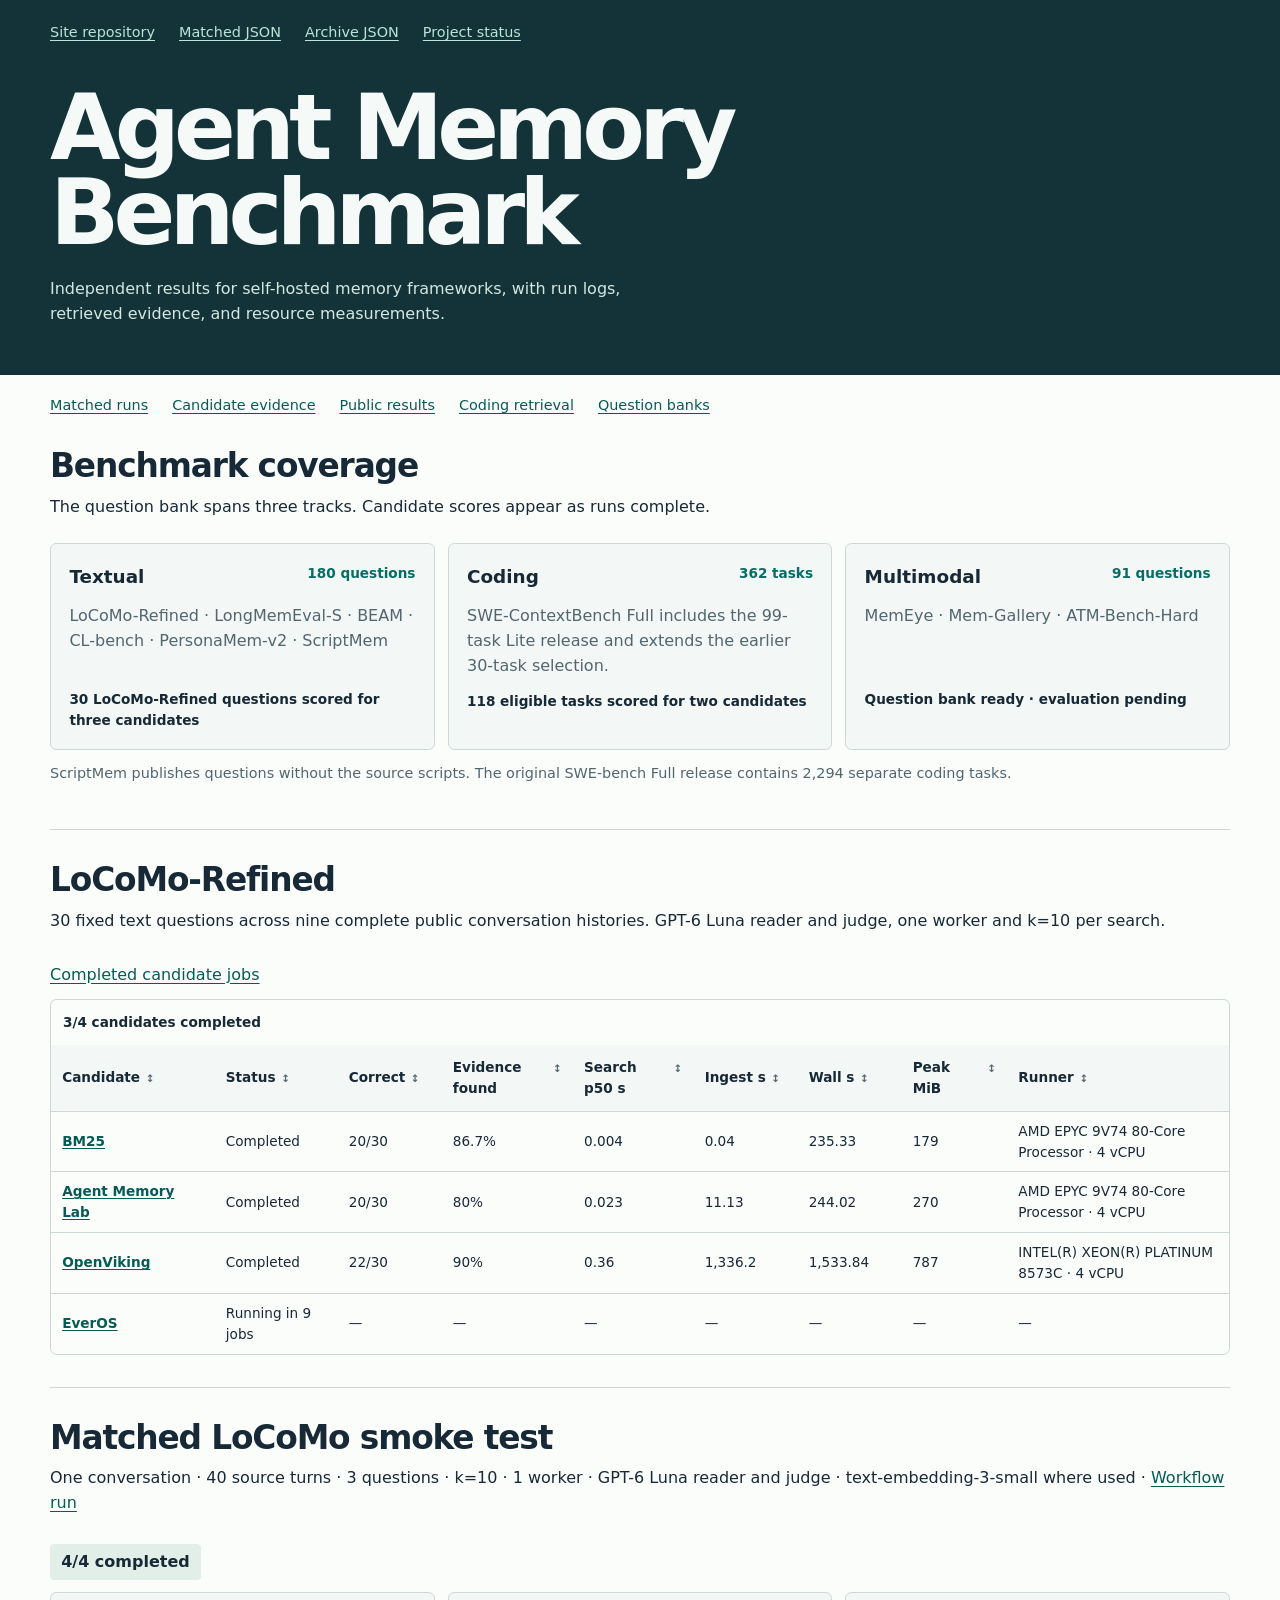
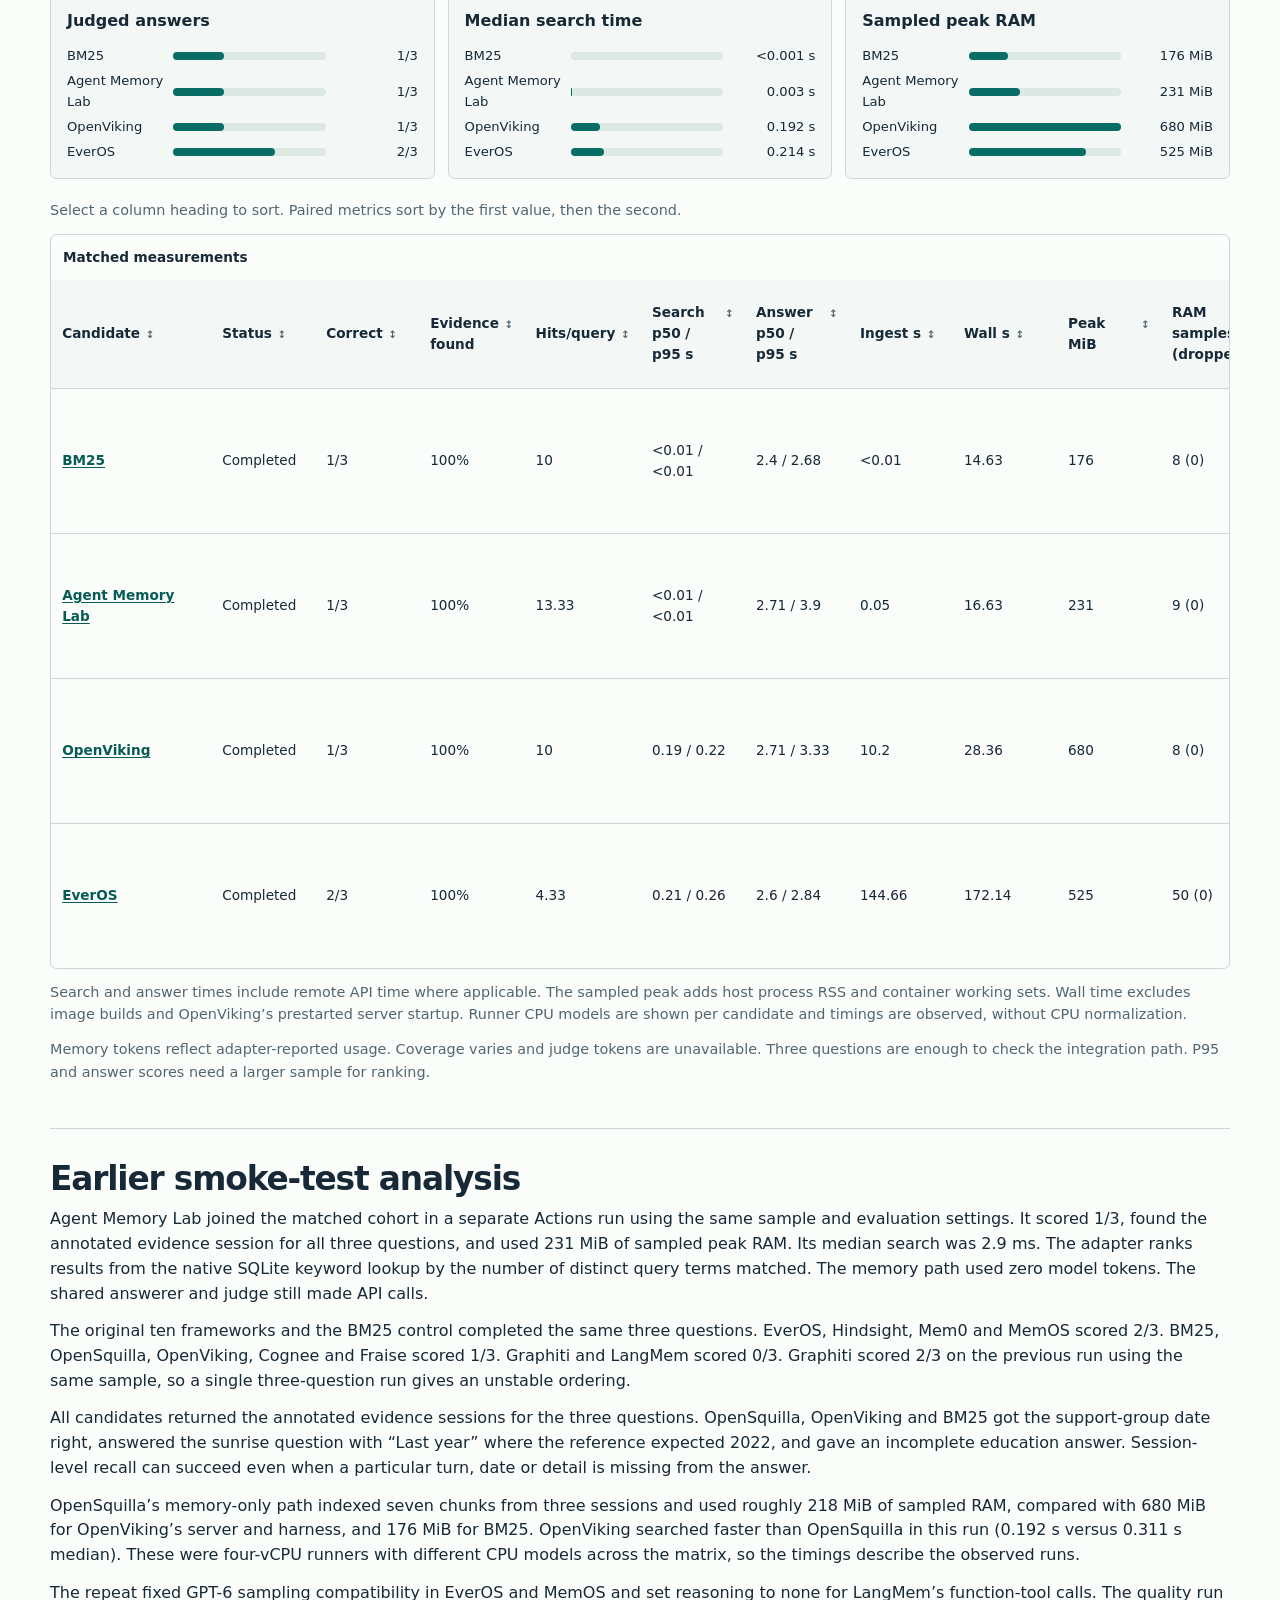
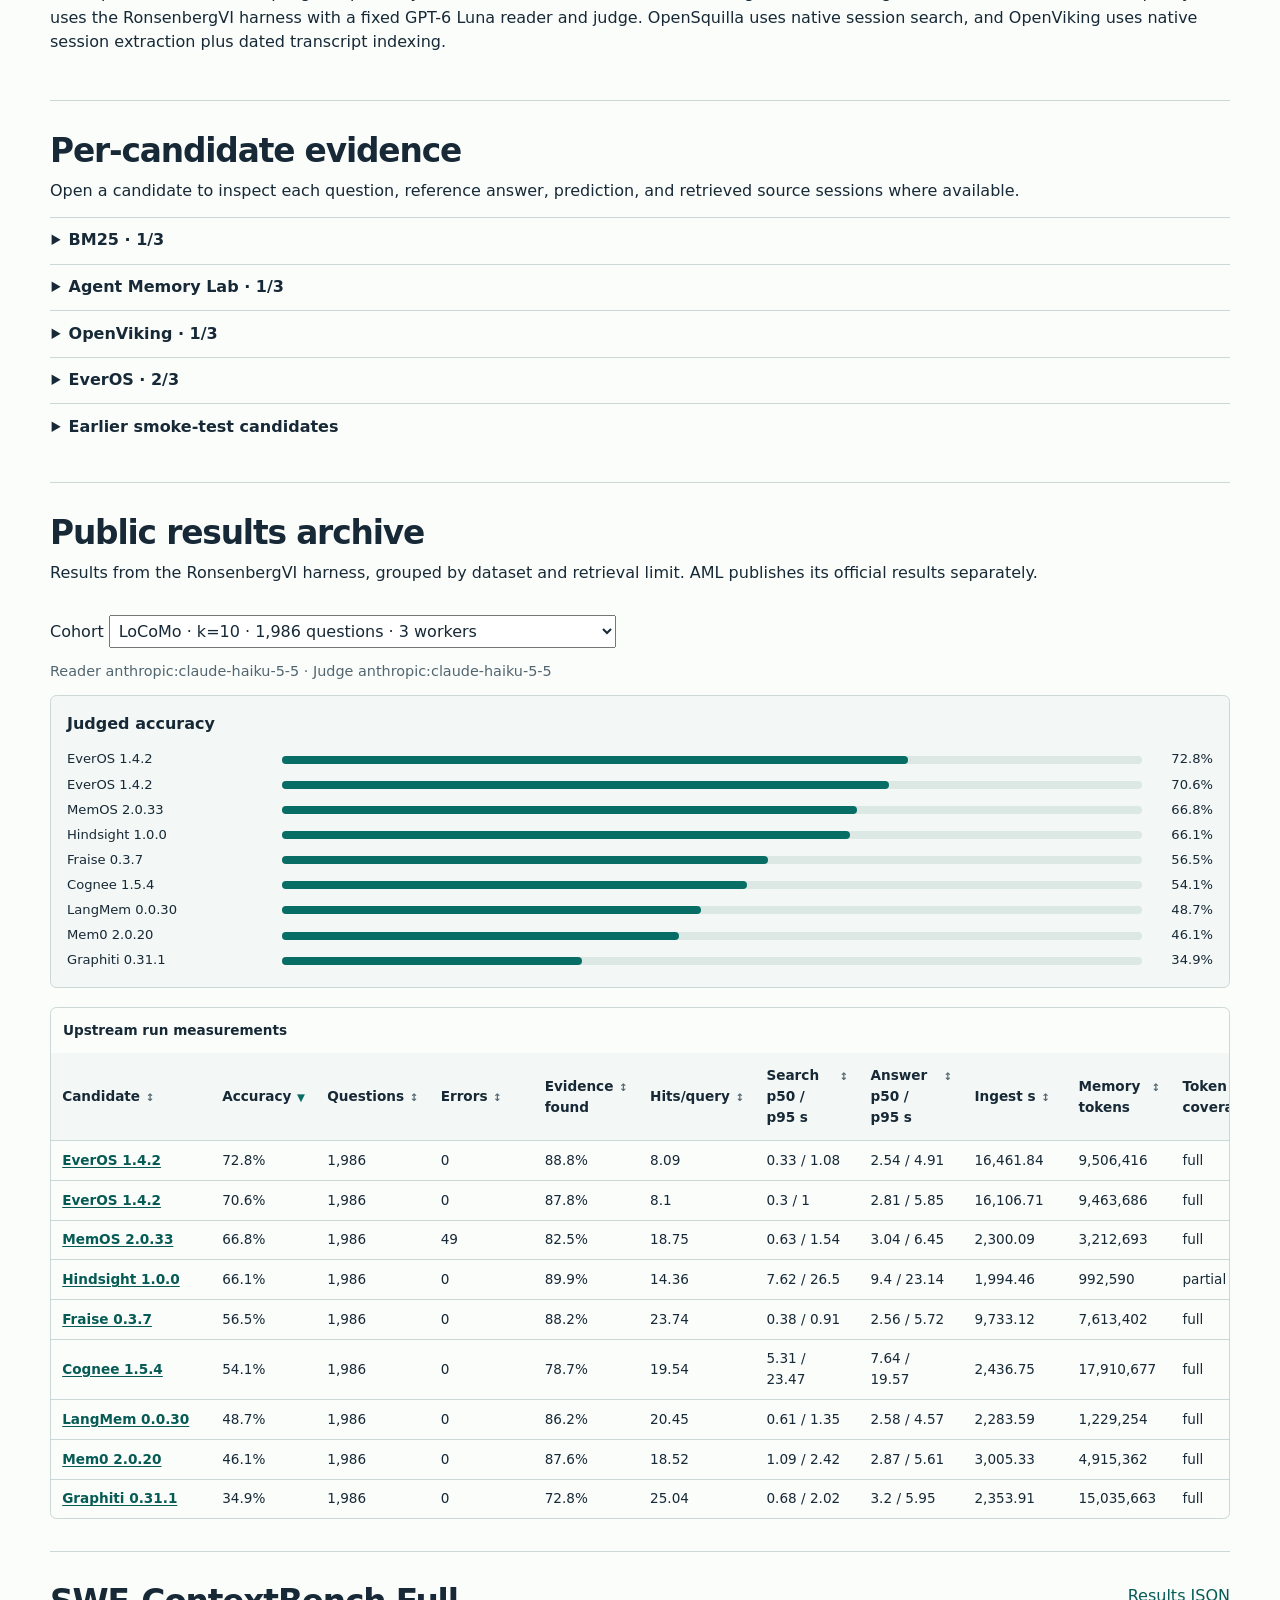
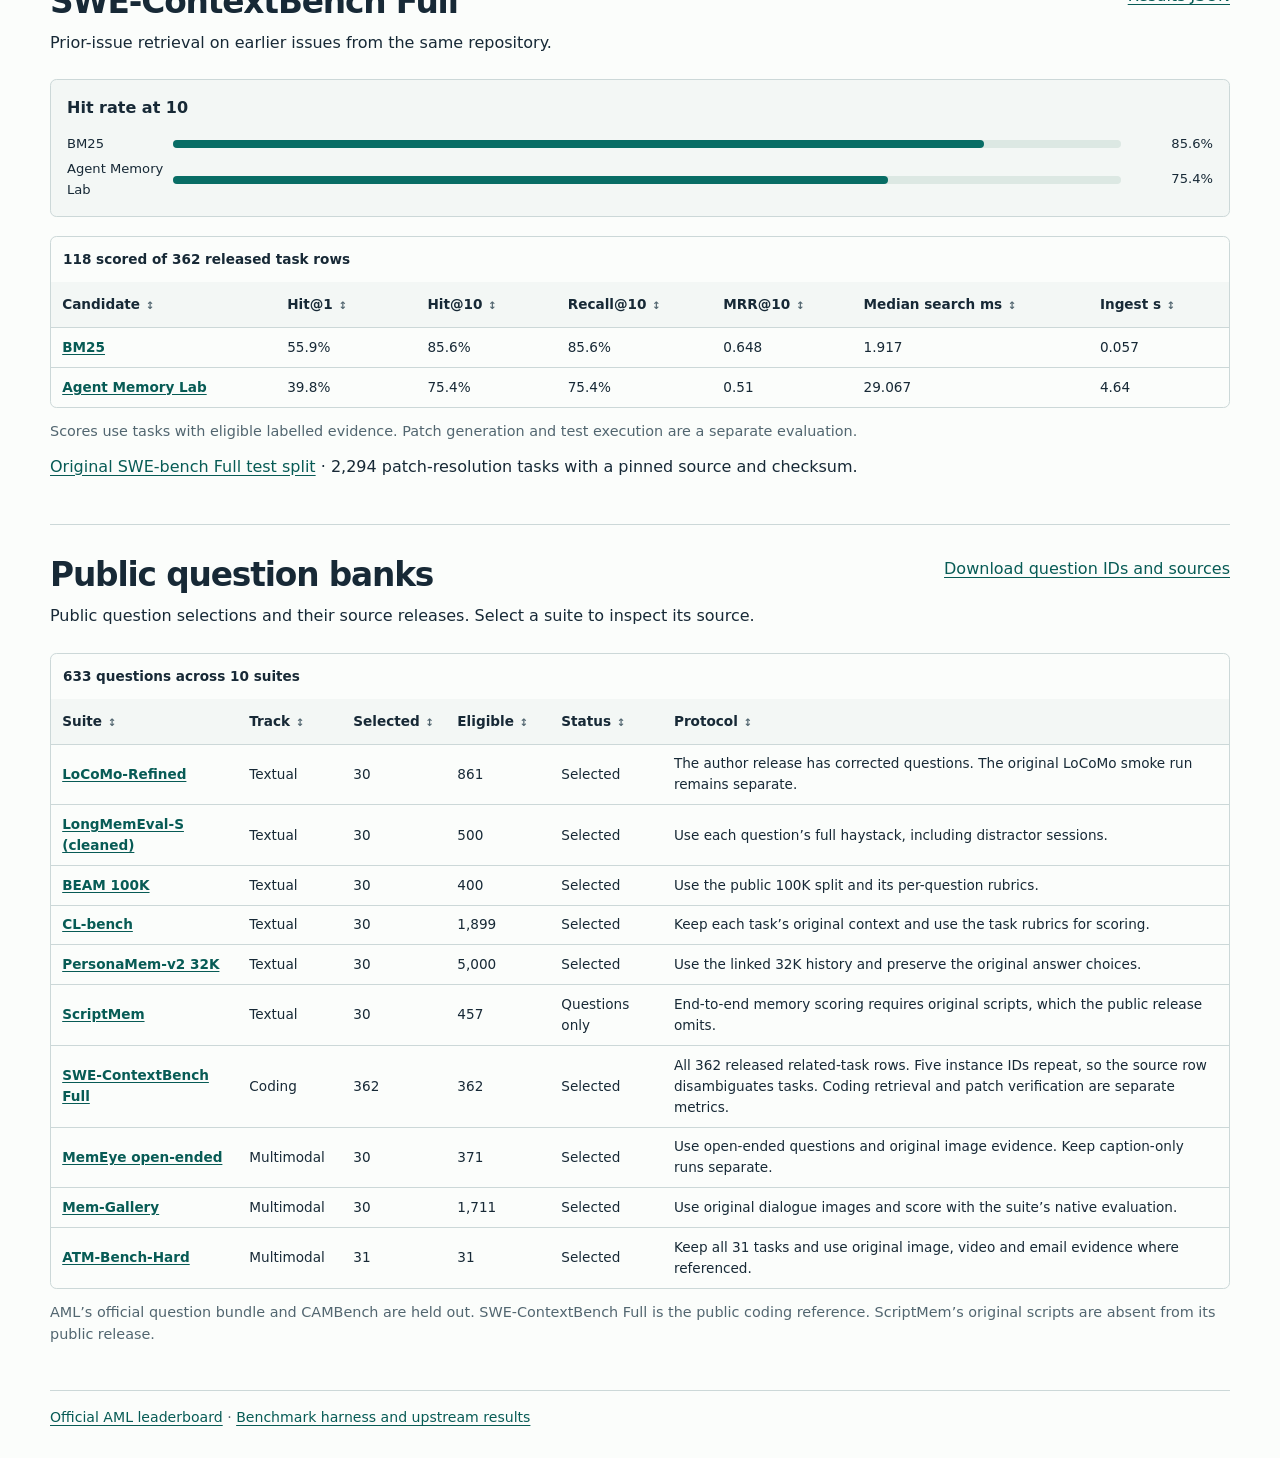
<file: index.html>
<!doctype html>
<html lang="en">
<head>
  <meta charset="utf-8">
  <meta name="viewport" content="width=device-width,initial-scale=1">
  <title>Agent Memory Benchmark | Independent results</title>
  <link rel="stylesheet" href="style.css?v=10">
  <script src="dashboard.js?v=11" defer></script>
</head>
<body>
  <header>
    <div class="wrap">
      <nav aria-label="Sources">
        <a href="https://github.com/yulongbai-nov/agent-memory-leaderboard">Site repository</a>
        <a href="results.json?v=4">Matched JSON</a>
        <a href="archive.json">Archive JSON</a>
        <a href="https://github.com/yulongbai-nov/agent-memory-leaderboard/blob/feat/textual-memory-adapters/PROJECT_STATUS.md">Project status</a>
      </nav>
      <h1>Agent Memory<br>Benchmark</h1>
      <p>Independent results for self-hosted memory frameworks, with run logs, retrieved evidence, and resource measurements.</p>
    </div>
  </header>
  <main class="wrap">
    <nav class="sections" aria-label="Leaderboard sections">
      <a href="#matched">Matched runs</a><a href="#evidence-title">Candidate evidence</a><a href="#archive">Public results</a><a href="#coding">Coding retrieval</a><a href="#question-banks">Question banks</a>
    </nav>
    <section aria-labelledby="coverage-title">
      <div class="section-heading"><div><h2 id="coverage-title">Benchmark coverage</h2><p>The question bank spans three tracks. Candidate scores appear as runs complete.</p></div></div>
      <div class="coverage-grid">
        <article class="coverage-card"><h3>Textual <span>180 questions</span></h3><p>LoCoMo-Refined · LongMemEval-S · BEAM · CL-bench · PersonaMem-v2 · ScriptMem</p><strong>30 LoCoMo-Refined questions scored for three candidates</strong></article>
        <article class="coverage-card"><h3>Coding <span>362 tasks</span></h3><p>SWE-ContextBench Full includes the 99-task Lite release and extends the earlier 30-task selection.</p><strong>118 eligible tasks scored for two candidates</strong></article>
        <article class="coverage-card"><h3>Multimodal <span>91 questions</span></h3><p>MemEye · Mem-Gallery · ATM-Bench-Hard</p><strong>Question bank ready · evaluation pending</strong></article>
      </div>
      <p class="note">ScriptMem publishes questions without the source scripts. The original SWE-bench Full release contains 2,294 separate coding tasks.</p>
    </section>
    <section aria-labelledby="refined">
      <div class="section-heading">
        <div><h2 id="refined">LoCoMo-Refined</h2><p>30 fixed text questions across nine complete public conversation histories. GPT-6 Luna reader and judge, one worker and k=10 per search.</p></div>
        <a href="https://github.com/yulongbai-nov/agent-memory-benchmarks/actions/runs/43349136480">Completed candidate jobs</a>
      </div>
      <div class="scroller" tabindex="0" role="region" aria-label="LoCoMo-Refined measurements">
        <table id="refined-table"><caption id="refined-caption">Expanded textual rerun</caption></table>
      </div>
    </section>
    <section aria-labelledby="matched">
      <div class="section-heading">
        <div><h2 id="matched">Matched LoCoMo smoke test</h2><p id="protocol">One conversation · 40 source turns · 3 questions · k=10 · 1 worker</p></div>
        <span id="completion" role="status">Loading results…</span>
      </div>
      <div id="charts" class="charts"></div>
      <p class="note">Select a column heading to sort. Paired metrics sort by the first value, then the second.</p>
      <div class="scroller" tabindex="0" role="region" aria-label="Matched measurements">
        <table id="matched-table"><caption>Matched measurements</caption></table>
      </div>
      <p class="note">Search and answer times include remote API time where applicable. The sampled peak adds host process RSS and container working sets. Wall time excludes image builds and OpenViking’s prestarted server startup. Runner CPU models are shown per candidate and timings are observed, without CPU normalization.</p>
      <p class="note">Memory tokens reflect adapter-reported usage. Coverage varies and judge tokens are unavailable. Three questions are enough to check the integration path. P95 and answer scores need a larger sample for ranking.</p>
    </section>
    <section aria-labelledby="findings">
      <h2 id="findings">Earlier smoke-test analysis</h2>
      <div id="analysis"></div>
    </section>
    <section aria-labelledby="evidence-title">
      <h2 id="evidence-title">Per-candidate evidence</h2>
      <p>Open a candidate to inspect each question, reference answer, prediction, and retrieved source sessions where available.</p>
      <div id="evidence"></div>
      <details>
        <summary>Earlier smoke-test candidates</summary>
        <div id="smoke-archive" class="details-body"></div>
      </details>
    </section>
    <section aria-labelledby="archive">
      <div class="section-heading">
        <div><h2 id="archive">Public results archive</h2><p>Results from the RonsenbergVI harness, grouped by dataset and retrieval limit. AML publishes its official results separately.</p></div>
        <label>Cohort <select id="cohort"></select></label>
      </div>
      <p id="archive-models" class="note"></p>
      <div id="archive-chart" class="charts"></div>
      <div class="scroller" tabindex="0" role="region" aria-label="Upstream run measurements">
        <table id="archive-table"><caption>Upstream run measurements</caption></table>
      </div>
    </section>
    <section aria-labelledby="coding">
      <div class="section-heading">
        <div><h2 id="coding">SWE-ContextBench Full</h2><p>Prior-issue retrieval on earlier issues from the same repository.</p></div>
        <a href="swe-retrieval.json">Results JSON</a>
      </div>
      <div id="coding-charts" class="charts"></div>
      <div class="scroller" tabindex="0" role="region" aria-label="Coding retrieval measurements">
        <table id="coding-table"><caption id="coding-caption">Coding retrieval measurements</caption></table>
      </div>
      <p class="note">Scores use tasks with eligible labelled evidence. Patch generation and test execution are a separate evaluation.</p>
      <p><a href="swe-bench-full.json">Original SWE-bench Full test split</a> · 2,294 patch-resolution tasks with a pinned source and checksum.</p>
    </section>
    <section aria-labelledby="question-banks">
      <div class="section-heading">
        <div><h2 id="question-banks">Public question banks</h2><p>Public question selections and their source releases. Select a suite to inspect its source.</p></div>
        <a href="question-banks.json?v=2">Download question IDs and sources</a>
      </div>
      <div class="scroller" tabindex="0" role="region" aria-label="Question bank coverage">
        <table id="bank-table"><caption id="bank-caption">Question bank coverage</caption></table>
      </div>
      <p class="note">AML’s official question bundle and CAMBench are held out. SWE-ContextBench Full is the public coding reference. ScriptMem’s original scripts are absent from its public release.</p>
    </section>
  </main>
  <footer><div class="wrap">
    <p><a href="https://agentmemoryleaderboard.ai/home">Official AML leaderboard</a> · <a href="https://github.com/RonsenbergVI/agent-memory-benchmarks">Benchmark harness and upstream results</a></p>
  </div></footer>
</body>
</html>
</file>
<file: style.css>
:root {
  color-scheme: light;
  --ink: #172936;
  --muted: #526670;
  --accent: #086d65;
  --rule: #ccd8d8;
  --surface: #f3f7f5;
  font: 16px/1.55 "Instrument Sans", Inter, system-ui, sans-serif;
  color: var(--ink);
  background: #fbfdfb;
}
* { box-sizing: border-box; }
body { margin: 0; }
.wrap { width: min(1180px, calc(100% - 2.5rem)); margin: 0 auto; }
header { background: #143338; color: #f5faf8; padding: 1.3rem 0 3rem; }
nav { display: flex; flex-wrap: wrap; gap: .7rem 1.5rem; font-size: .9rem; }
header a { color: #b7e5d8; }
h1 { font-size: clamp(2.8rem, 8vw, 5.7rem); line-height: .94; letter-spacing: -.065em; margin: 2.6rem 0 1.3rem; }
h2 { line-height: 1.15; margin: 0 0 .55rem; letter-spacing: -.035em; font-size: clamp(1.45rem, 4vw, 2.05rem); }
h3 { font-size: 1rem; margin: 0 0 .8rem; }
p { margin: 0 0 .8rem; }
header p { color: #d4e7e2; max-width: 36rem; margin: 0; }
section { padding: 2rem 0; border-bottom: 1px solid var(--rule); }
.section-heading { display: flex; justify-content: space-between; align-items: start; gap: 1rem; flex-wrap: wrap; margin-bottom: .7rem; }
#completion { background: #e2efe9; padding: .35rem .7rem; font-weight: 650; border-radius: .25rem; }
a { color: #075b55; text-underline-offset: .18em; }
a:focus-visible, summary:focus-visible, select:focus-visible, .scroller:focus-visible { outline: 2px solid var(--accent); outline-offset: 2px; }
.charts { display: grid; grid-template-columns: repeat(auto-fit, minmax(min(100%, 300px), 1fr)); gap: .8rem; margin-bottom: 1.2rem; }
.chart { background: var(--surface); border: 1px solid var(--rule); padding: 1rem; border-radius: .4rem; }
.chart-row { display: grid; grid-template-columns: 6.2rem minmax(2rem, 1fr) 5.3rem; align-items: center; gap: .45rem; font-size: .82rem; }
.chart-row + .chart-row { margin-top: .3rem; }
.chart-value { text-align: right; }
.track { display: block; height: .5rem; background: #dce8e3; border-radius: 1rem; }
.fill { display: block; height: 100%; background: var(--accent); border-radius: inherit; }
.scroller { overflow-x: auto; border: 1px solid var(--rule); border-radius: .4rem; }
table { border-collapse: collapse; width: 100%; font-size: .85rem; }
caption { text-align: left; font-weight: 700; padding: .75rem; }
td, th { text-align: left; padding: .55rem .7rem; border-bottom: 1px solid var(--rule); min-width: 6.5rem; }
thead { background: var(--surface); }
tbody tr:last-child > * { border-bottom: 0; }
td, .chart-value { font-variant-numeric: tabular-nums; }
td:first-child, th:first-child { min-width: 10rem; }
.note { font-size: .9rem; color: var(--muted); margin-top: .75rem; }
details { border-top: 1px solid var(--rule); padding: .65rem .1rem; }
summary { cursor: pointer; font-weight: 650; }
.details-body { padding: .7rem 1rem 0; }
.question { padding: .7rem 0; border-top: 1px solid var(--rule); }
.question p { margin: .2rem 0; overflow-wrap: anywhere; }
select { font: inherit; padding: .3rem; max-width: min(100%, 42rem); color: inherit; }
footer { font-size: .88rem; padding: 1rem 0; color: var(--muted); }
.sections { padding-top: 1.2rem; }
#archive-chart .chart-row { grid-template-columns: minmax(8rem, 13rem) minmax(2rem, 1fr) 4rem; }

.sort-column {
  display: inline-flex;
  align-items: baseline;
  gap: .35rem;
  padding: .2rem 0;
  border: 0;
  background: transparent;
  color: inherit;
  text-align: left;
  font: inherit;
  cursor: pointer;
}
.sort-column:hover { color: var(--accent); }
.sort-column:focus-visible { outline: 2px solid var(--accent); outline-offset: 3px; }
.sort-arrow { color: var(--muted); font-size: .76em; }
[aria-sort] .sort-arrow { color: var(--accent); }

.coverage-grid { display: grid; grid-template-columns: repeat(auto-fit, minmax(min(100%, 280px), 1fr)); gap: .8rem; }
.coverage-card { padding: 1.15rem; background: var(--surface); border: 1px solid var(--rule); border-radius: .4rem; }
.coverage-card h3 { display: flex; justify-content: space-between; flex-wrap: wrap; gap: .4rem; font-size: 1.15rem; }
.coverage-card h3 span { font-size: .85rem; color: var(--accent); }
.coverage-card p { min-height: 4.5rem; color: var(--muted); }
.coverage-card strong { display: block; font-size: .85rem; }
</file>
